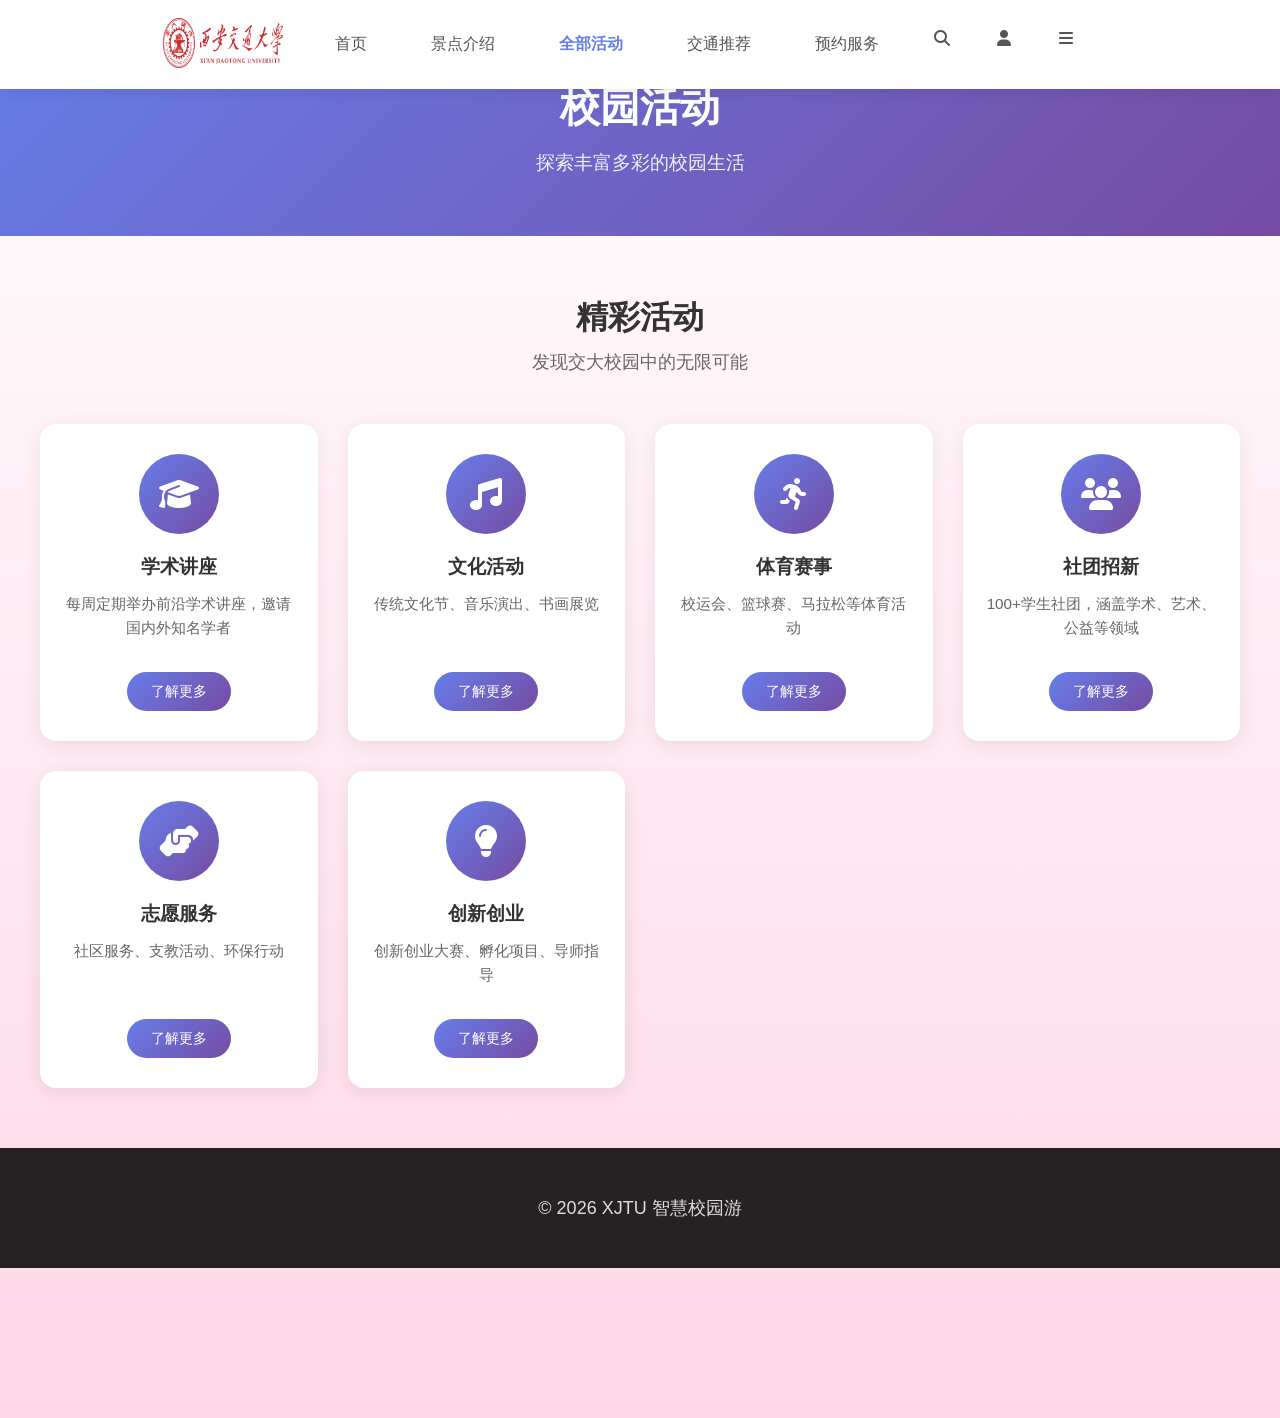
<file: activities.html>
<!DOCTYPE html>
<html lang="zh-CN">
<head>
    <meta charset="UTF-8">
    <meta name="viewport" content="width=device-width, initial-scale=1.0">
    <meta name="description" content="西安交通大学校园活动，包括学术讲座、文化活动、体育赛事、社团招新等丰富多彩的校园生活。">
    <title>XJTU智慧校园游 - 全部活动</title>
    <link rel="icon" type="image/png" href="images/logo.png">

    <!-- 高德地图安全配置（必须在 API 之前） -->
    <script type="text/javascript">
        window._AMapSecurityConfig = {
            securityJsCode: "9b47b403fdb0cb0385b6cce4c6cdf2b5",
        };
    </script>

    <!-- 高德地图 JS API -->
    <script src="https://webapi.amap.com/maps?v=2.0&key=c3671efe6405aa35284c356354f6ad81&plugin=AMap.Panorama"></script>
    <script src="https://webapi.amap.com/ui/1.1/main.js"></script>

    <!-- 字体图标 -->
    <link rel="stylesheet" href="https://cdnjs.cloudflare.com/ajax/libs/font-awesome/6.4.0/css/all.min.css">

    <!-- 样式 -->
    <link rel="stylesheet" href="css/style.css">

    <style>
        /* 全部活动页面样式 */
        .activities-hero {
            background: linear-gradient(135deg, #667eea 0%, #764ba2 100%);
            color: #fff;
            text-align: center;
            padding: 80px 20px 60px;
            margin-bottom: 60px;
            width: 100vw;
            margin-left: calc(-50vw + 50%);
        }

        .activities-hero h1 {
            font-size: 2.5em;
            margin: 0 0 15px 0;
            font-weight: 700;
        }

        .activities-hero p {
            font-size: 1.2em;
            opacity: 0.9;
            margin: 0;
        }

        .activities-container {
            width: 100%;
            padding: 0 40px 60px;
        }

        .section-title {
            text-align: center;
            margin-bottom: 50px;
        }

        .section-title h2 {
            font-size: 2em;
            color: #333;
            margin-bottom: 10px;
        }

        .section-title p {
            color: #666;
            font-size: 1.1em;
        }

        .activities-grid {
            display: grid;
            grid-template-columns: repeat(4, 1fr);
            gap: 30px;
        }

        .activity-card {
            background: #fff;
            border-radius: 16px;
            padding: 30px 20px;
            text-align: center;
            box-shadow: 0 4px 20px rgba(0, 0, 0, 0.08);
            transition: transform 0.3s ease, box-shadow 0.3s ease;
            cursor: pointer;
        }

        .activity-card:hover {
            transform: translateY(-8px);
            box-shadow: 0 8px 30px rgba(102, 126, 234, 0.2);
        }

        .activity-icon {
            width: 80px;
            height: 80px;
            margin: 0 auto 20px;
            border-radius: 50%;
            background: linear-gradient(135deg, #667eea 0%, #764ba2 100%);
            display: flex;
            align-items: center;
            justify-content: center;
            font-size: 32px;
            color: #fff;
        }

        .activity-card h3 {
            font-size: 1.2em;
            color: #333;
            margin-bottom: 12px;
        }

        .activity-card p {
            color: #666;
            font-size: 0.95em;
            line-height: 1.6;
            margin-bottom: 20px;
            min-height: 60px;
        }

        .activity-btn {
            display: inline-block;
            padding: 10px 24px;
            background: linear-gradient(135deg, #667eea 0%, #764ba2 100%);
            color: #fff;
            text-decoration: none;
            border-radius: 25px;
            font-size: 0.9em;
            transition: opacity 0.3s ease;
            border: none;
            cursor: pointer;
        }

        .activity-btn:hover {
            opacity: 0.9;
        }

        /* 响应式布局 */
        @media (max-width: 1024px) {
            .activities-grid {
                grid-template-columns: repeat(3, 1fr);
            }
        }

        @media (max-width: 768px) {
            .activities-hero h1 {
                font-size: 1.8em;
            }

            .activities-hero p {
                font-size: 1em;
            }

            .activities-container {
                padding-left: 15px;
                padding-right: 15px;
            }

            .activities-grid {
                grid-template-columns: repeat(2, 1fr);
                gap: 20px;
            }

            .activity-card {
                padding: 25px 15px;
            }

            .activity-icon {
                width: 70px;
                height: 70px;
                font-size: 28px;
            }
        }

        @media (max-width: 480px) {
            .activities-grid {
                grid-template-columns: 1fr;
            }
        }
    </style>
</head>
<body>
    <button id="myBtn" aria-label="返回顶部"><i class="fas fa-arrow-up"></i></button>

    <div class="flex">
        <!-- 导航栏 -->
        <div class="flex-container">
            <div class="logo">
                <a href="https://www.xjtu.edu.cn/" target="_blank"><img src="images/logo.png" class="logo" alt="西安交通大学"></a>
            </div>
            <ul>
                <div class="dropdown">
                    <a href="index.html" class="dropdown">首页</a>
                </div>
                <div class="dropdown">
                    <a href="landmarks.html" class="dropdown">景点介绍</a>
                </div>
                <div class="dropdown">
                    <a href="activities.html" class="dropdown" style="color:#667eea;font-weight:600;">全部活动</a>
                    <div class="dropdown-content">
                        <a href="activities.html">活动介绍</a>
                        <a href="activities.html">活动管理</a>
                        <a href="activities.html">活动剪影</a>
                    </div>
                </div>
                <div class="dropdown">
                    <a href="transport.html" class="dropdown">交通推荐</a>
                </div>
                <div class="dropdown">
                    <a href="https://zajdcl.xjtu.edu.cn/ucdtmas-h5/visit-index" class="dropdown" target="_blank">预约服务</a>
                    <div class="dropdown-content">
                        <a href="https://zajdcl.xjtu.edu.cn/ucdtmas-h5/visit-index" target="_blank">场馆预约</a>
                        <a href="https://zajdcl.xjtu.edu.cn/ucdtmas-h5/visit-index" target="_blank">参观申请</a>
                        <a href="https://zajdcl.xjtu.edu.cn/ucdtmas-h5/visit-index" target="_blank">服务预定</a>
                    </div>
                </div>
            </ul>
            <div class="dropdown">
                <i class="fas fa-search icon"></i>
            </div>
            <div class="dropdown">
                <i class="fas fa-user icon"></i>
            </div>
            <div class="dropdown">
                <i class="fas fa-bars icon"></i>
            </div>
        </div>

        <!-- 主要内容区域 -->
        <div class="flex">
            <!-- Hero 区域 -->
            <div class="activities-hero">
                <h1>校园活动</h1>
                <p>探索丰富多彩的校园生活</p>
            </div>

            <!-- 活动分类区域 -->
            <div class="activities-container">
                <div class="section-title">
                    <h2>精彩活动</h2>
                    <p>发现交大校园中的无限可能</p>
                </div>

                <div class="activities-grid">
                    <!-- 学术讲座 -->
                    <div class="activity-card">
                        <div class="activity-icon">
                            <i class="fas fa-graduation-cap"></i>
                        </div>
                        <h3>学术讲座</h3>
                        <p>每周定期举办前沿学术讲座，邀请国内外知名学者</p>
                        <button class="activity-btn" onclick="alert('学术讲座详情请关注学校教务处通知')">了解更多</button>
                    </div>

                    <!-- 文化活动 -->
                    <div class="activity-card">
                        <div class="activity-icon">
                            <i class="fas fa-music"></i>
                        </div>
                        <h3>文化活动</h3>
                        <p>传统文化节、音乐演出、书画展览</p>
                        <button class="activity-btn" onclick="alert('文化活动详情请关注校团委公告')">了解更多</button>
                    </div>

                    <!-- 体育赛事 -->
                    <div class="activity-card">
                        <div class="activity-icon">
                            <i class="fas fa-running"></i>
                        </div>
                        <h3>体育赛事</h3>
                        <p>校运会、篮球赛、马拉松等体育活动</p>
                        <button class="activity-btn" onclick="alert('体育赛事详情请关注体育部通知')">了解更多</button>
                    </div>

                    <!-- 社团招新 -->
                    <div class="activity-card">
                        <div class="activity-icon">
                            <i class="fas fa-users"></i>
                        </div>
                        <h3>社团招新</h3>
                        <p>100+学生社团，涵盖学术、艺术、公益等领域</p>
                        <button class="activity-btn" onclick="alert('社团招新信息请关注学生会公告')">了解更多</button>
                    </div>

                    <!-- 志愿服务 -->
                    <div class="activity-card">
                        <div class="activity-icon">
                            <i class="fas fa-hands-helping"></i>
                        </div>
                        <h3>志愿服务</h3>
                        <p>社区服务、支教活动、环保行动</p>
                        <button class="activity-btn" onclick="alert('志愿服务详情请关注青协公告')">了解更多</button>
                    </div>

                    <!-- 创新创业 -->
                    <div class="activity-card">
                        <div class="activity-icon">
                            <i class="fas fa-lightbulb"></i>
                        </div>
                        <h3>创新创业</h3>
                        <p>创新创业大赛、孵化项目、导师指导</p>
                        <button class="activity-btn" onclick="alert('创新创业详情请关注创新中心公告')">了解更多</button>
                    </div>
                </div>
            </div>

            <!-- 页脚 -->
            <div class="footer">
                <div class="p5">&copy; 2026 XJTU 智慧校园游</div>
            </div>
        </div>
    </div>

    <!-- 返回顶部按钮脚本 -->
    <script>
        var mybutton = document.getElementById("myBtn");
        window.onscroll = function() {
            if (document.body.scrollTop > 200 || document.documentElement.scrollTop > 200) {
                mybutton.style.display = "block";
            } else {
                mybutton.style.display = "none";
            }
        };
        mybutton.onclick = function() {
            document.body.scrollTop = 0;
            document.documentElement.scrollTop = 0;
        };
    </script>
</body>
</html>
</file>
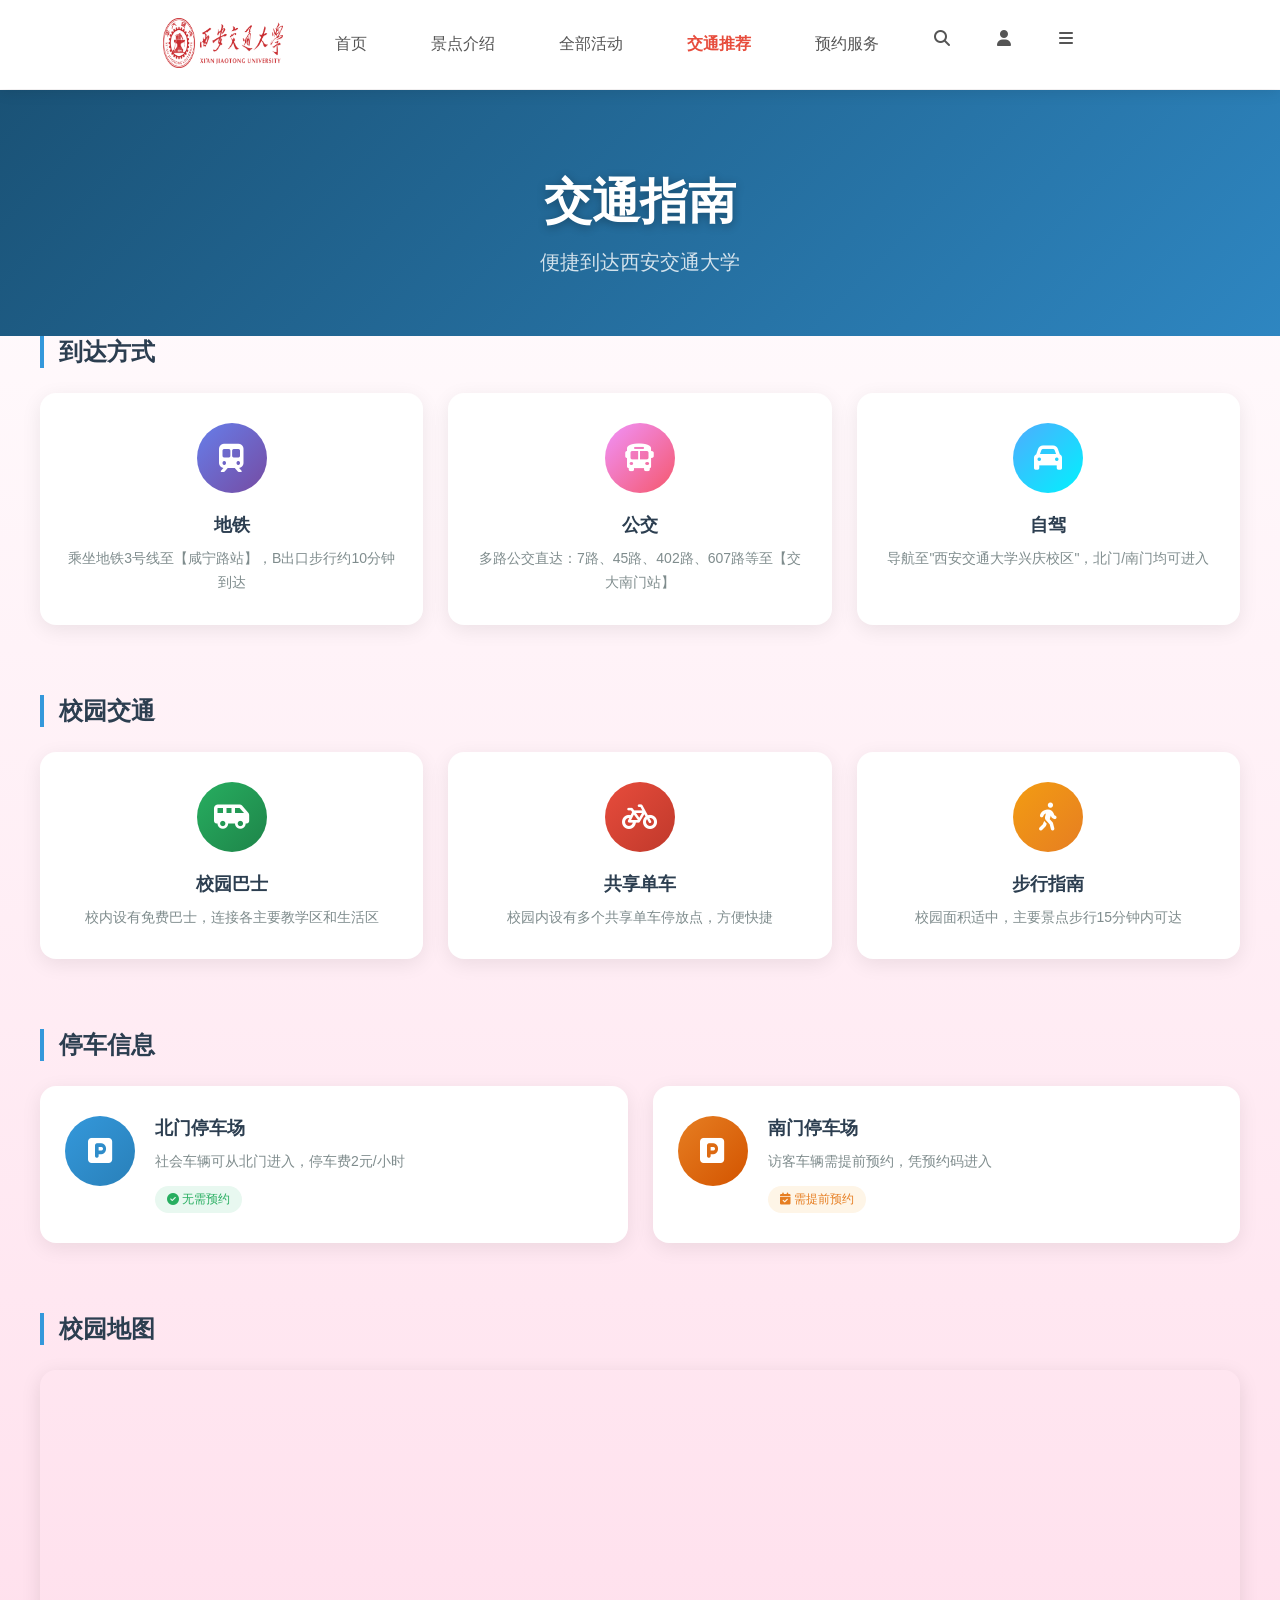
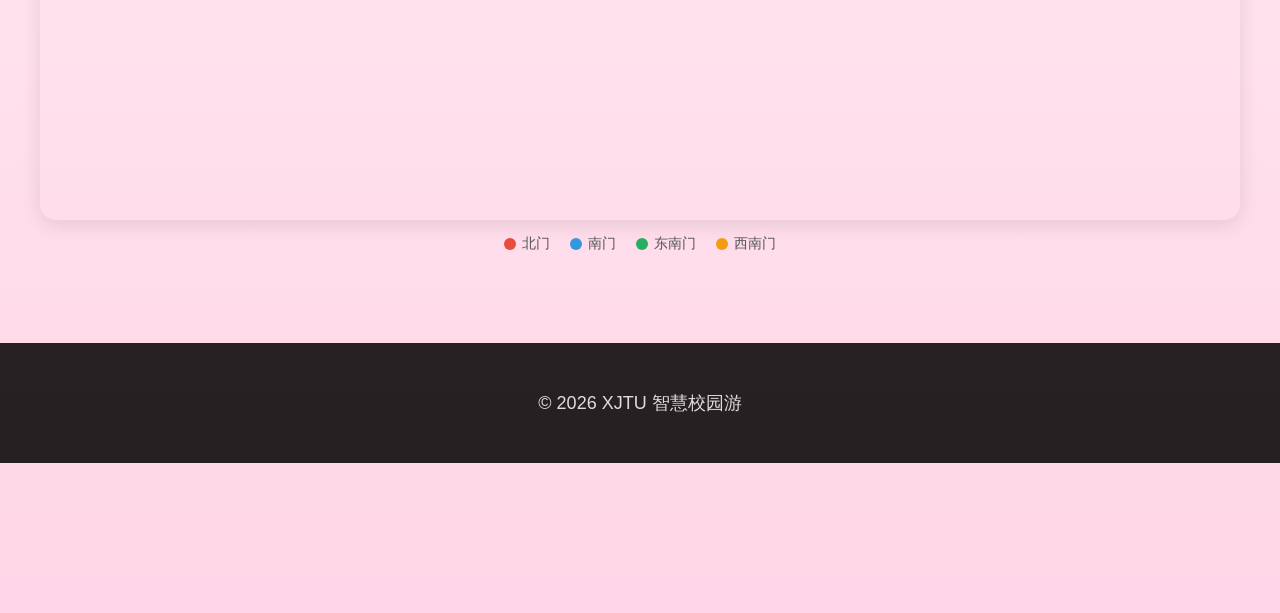
<file: transport.html>
<!DOCTYPE html>
<html lang="zh-CN">
<head>
    <meta charset="UTF-8">
    <meta name="viewport" content="width=device-width, initial-scale=1.0">
    <meta name="description" content="西安交通大学交通指南，提供地铁、公交、自驾等多种到达方式及校园内交通信息。">
    <title>XJTU智慧校园游 - 交通推荐</title>
    <link rel="icon" type="image/png" href="images/logo.png">

    <script type="text/javascript">
        window._AMapSecurityConfig = {
            securityJsCode: "9b47b403fdb0cb0385b6cce4c6cdf2b5",
        };
    </script>

    <script src="https://webapi.amap.com/maps?v=2.0&key=c3671efe6405aa35284c356354f6ad81"></script>
    <script src="https://webapi.amap.com/ui/1.1/main.js"></script>

    <link rel="stylesheet" href="https://cdnjs.cloudflare.com/ajax/libs/font-awesome/6.4.0/css/all.min.css">
    <link rel="stylesheet" href="css/style.css">

    <style>
        .transport-hero {
            margin-top: 90px;
            padding: 80px 40px 60px;
            text-align: center;
            background: linear-gradient(135deg, #1a5276, #2e86c1);
            border-radius: 0;
            width: 100vw;
            margin-left: calc(-50vw + 50%);
        }

        .transport-hero h1 {
            font-size: 48px;
            color: #fff;
            font-weight: bold;
            margin-bottom: 15px;
            text-shadow: 0 2px 10px rgba(0, 0, 0, 0.3);
        }

        .transport-hero p {
            font-size: 20px;
            color: rgba(255, 255, 255, 0.8);
        }

        .content-section {
            width: 100%;
            padding: 0 40px 50px;
        }

        .section-title {
            font-size: 24px;
            font-weight: bold;
            color: #2c3e50;
            margin-bottom: 25px;
            padding-left: 15px;
            border-left: 4px solid #3498db;
        }

        .card-grid {
            display: grid;
            grid-template-columns: repeat(3, 1fr);
            gap: 25px;
            margin-bottom: 20px;
        }

        .card-grid-2 {
            grid-template-columns: repeat(2, 1fr);
        }

        .info-card {
            background: #fff;
            border-radius: 16px;
            padding: 30px 25px;
            box-shadow: 0 5px 20px rgba(0, 0, 0, 0.08);
            transition: all 0.3s ease;
            text-align: center;
        }

        .info-card:hover {
            transform: translateY(-8px);
            box-shadow: 0 12px 30px rgba(0, 0, 0, 0.15);
        }

        .info-card-icon {
            width: 70px;
            height: 70px;
            margin: 0 auto 20px;
            border-radius: 50%;
            background: linear-gradient(135deg, #667eea, #764ba2);
            display: flex;
            align-items: center;
            justify-content: center;
            font-size: 28px;
            color: #fff;
        }

        .info-card:nth-child(2) .info-card-icon {
            background: linear-gradient(135deg, #f093fb, #f5576c);
        }

        .info-card:nth-child(3) .info-card-icon {
            background: linear-gradient(135deg, #4facfe, #00f2fe);
        }

        .info-card h3 {
            font-size: 18px;
            color: #2c3e50;
            margin-bottom: 10px;
        }

        .info-card p {
            font-size: 14px;
            color: #7f8c8d;
            line-height: 1.7;
        }

        .info-card-h {
            text-align: left;
            display: flex;
            gap: 20px;
            align-items: flex-start;
        }

        .info-card-h .info-card-icon {
            margin: 0;
            flex-shrink: 0;
        }

        .info-tag {
            display: inline-block;
            margin-top: 12px;
            padding: 5px 12px;
            border-radius: 20px;
            font-size: 12px;
            font-weight: 500;
        }

        .info-tag.green {
            background: #e8f8f0;
            color: #27ae60;
        }

        .info-tag.orange {
            background: #fef5e7;
            color: #e67e22;
        }

        #transport-map {
            width: 100%;
            height: 450px;
            border-radius: 16px;
            overflow: hidden;
            box-shadow: 0 5px 20px rgba(0, 0, 0, 0.1);
        }

        .map-legend {
            display: flex;
            gap: 20px;
            justify-content: center;
            margin-top: 15px;
        }

        .legend-item {
            display: flex;
            align-items: center;
            gap: 6px;
            font-size: 14px;
            color: #555;
        }

        .legend-dot {
            width: 12px;
            height: 12px;
            border-radius: 50%;
        }

        .legend-dot.north { background: #e74c3c; }
        .legend-dot.south { background: #3498db; }
        .legend-dot.se { background: #27ae60; }
        .legend-dot.sw { background: #f39c12; }

        .footer {
            display: flex;
            flex-direction: column;
            align-items: center;
            justify-content: center;
            background: rgba(0, 0, 0, 0.85);
            width: 100%;
            padding: 40px 0;
            margin-top: 40px;
        }

        .footer .p5 {
            font-size: 18px;
            color: #ddd;
            margin: 8px 0;
        }

        #myBtn {
            display: none;
            position: fixed;
            bottom: 30px;
            right: 30px;
            z-index: 99;
            width: 50px;
            height: 50px;
            border-radius: 50%;
            background: linear-gradient(to right, #ff9a9e, #fad0c4);
            color: white;
            border: none;
            cursor: pointer;
            box-shadow: 0 5px 15px rgba(0, 0, 0, 0.2);
            font-size: 20px;
        }

        @media (max-width: 768px) {
            .transport-hero {
                padding: 60px 20px 40px;
            }

            .transport-hero h1 {
                font-size: 32px;
            }

            .content-section {
                padding-left: 15px;
                padding-right: 15px;
            }

            .card-grid {
                grid-template-columns: 1fr;
            }

            .card-grid-2 {
                grid-template-columns: 1fr;
            }

            .info-card-h {
                flex-direction: column;
                text-align: center;
                align-items: center;
            }

            #transport-map {
                height: 300px;
            }
        }
    </style>
</head>
<body>
    <button id="myBtn" aria-label="返回顶部"><i class="fas fa-arrow-up"></i></button>

    <div class="flex">
        <!-- 导航栏 -->
        <div class="flex-container">
            <div class="logo">
                <a href="https://www.xjtu.edu.cn/" target="_blank"><img src="images/logo.png" class="logo" alt="西安交通大学"></a>
            </div>
            <ul>
                <div class="dropdown">
                    <a href="index.html" class="dropdown">首页</a>
                </div>
                <div class="dropdown">
                    <a href="landmarks.html" class="dropdown">景点介绍</a>
                </div>
                <div class="dropdown">
                    <a href="activities.html" class="dropdown">全部活动</a>
                </div>
                <div class="dropdown">
                    <a href="transport.html" class="dropdown" style="color:#e74c3c; font-weight:600;">交通推荐</a>
                </div>
                <div class="dropdown">
                    <a href="https://zajdcl.xjtu.edu.cn/ucdtmas-h5/visit-index" class="dropdown" target="_blank">预约服务</a>
                    <div class="dropdown-content">
                        <a href="https://zajdcl.xjtu.edu.cn/ucdtmas-h5/visit-index" target="_blank">场馆预约</a>
                        <a href="https://zajdcl.xjtu.edu.cn/ucdtmas-h5/visit-index" target="_blank">参观申请</a>
                        <a href="https://zajdcl.xjtu.edu.cn/ucdtmas-h5/visit-index" target="_blank">服务预定</a>
                    </div>
                </div>
            </ul>
            <div class="dropdown">
                <i class="fas fa-search icon" role="button" tabindex="0" aria-label="搜索"></i>
            </div>
            <div class="dropdown">
                <i class="fas fa-user icon" role="button" tabindex="0" aria-label="用户"></i>
            </div>
            <div class="dropdown">
                <i class="fas fa-bars icon" role="button" tabindex="0" aria-label="菜单"></i>
            </div>
        </div>

        <div class="flex">
            <!-- Hero -->
            <div class="transport-hero">
                <h1>交通指南</h1>
                <p>便捷到达西安交通大学</p>
            </div>

            <!-- 到达方式 -->
            <div class="content-section">
                <div class="section-title">到达方式</div>
                <div class="card-grid">
                    <div class="info-card">
                        <div class="info-card-icon"><i class="fas fa-subway"></i></div>
                        <h3>地铁</h3>
                        <p>乘坐地铁3号线至【咸宁路站】，B出口步行约10分钟到达</p>
                    </div>
                    <div class="info-card">
                        <div class="info-card-icon"><i class="fas fa-bus"></i></div>
                        <h3>公交</h3>
                        <p>多路公交直达：7路、45路、402路、607路等至【交大南门站】</p>
                    </div>
                    <div class="info-card">
                        <div class="info-card-icon"><i class="fas fa-car"></i></div>
                        <h3>自驾</h3>
                        <p>导航至"西安交通大学兴庆校区"，北门/南门均可进入</p>
                    </div>
                </div>
            </div>

            <!-- 校园交通 -->
            <div class="content-section">
                <div class="section-title">校园交通</div>
                <div class="card-grid">
                    <div class="info-card">
                        <div class="info-card-icon" style="background:linear-gradient(135deg,#27ae60,#1e8449);"><i class="fas fa-shuttle-van"></i></div>
                        <h3>校园巴士</h3>
                        <p>校内设有免费巴士，连接各主要教学区和生活区</p>
                    </div>
                    <div class="info-card">
                        <div class="info-card-icon" style="background:linear-gradient(135deg,#e74c3c,#c0392b);"><i class="fas fa-bicycle"></i></div>
                        <h3>共享单车</h3>
                        <p>校园内设有多个共享单车停放点，方便快捷</p>
                    </div>
                    <div class="info-card">
                        <div class="info-card-icon" style="background:linear-gradient(135deg,#f39c12,#e67e22);"><i class="fas fa-walking"></i></div>
                        <h3>步行指南</h3>
                        <p>校园面积适中，主要景点步行15分钟内可达</p>
                    </div>
                </div>
            </div>

            <!-- 停车信息 -->
            <div class="content-section">
                <div class="section-title">停车信息</div>
                <div class="card-grid card-grid-2">
                    <div class="info-card info-card-h">
                        <div class="info-card-icon" style="background:linear-gradient(135deg,#3498db,#2980b9);"><i class="fas fa-parking"></i></div>
                        <div>
                            <h3>北门停车场</h3>
                            <p>社会车辆可从北门进入，停车费2元/小时</p>
                            <span class="info-tag green"><i class="fas fa-check-circle"></i> 无需预约</span>
                        </div>
                    </div>
                    <div class="info-card info-card-h">
                        <div class="info-card-icon" style="background:linear-gradient(135deg,#e67e22,#d35400);"><i class="fas fa-parking"></i></div>
                        <div>
                            <h3>南门停车场</h3>
                            <p>访客车辆需提前预约，凭预约码进入</p>
                            <span class="info-tag orange"><i class="fas fa-calendar-check"></i> 需提前预约</span>
                        </div>
                    </div>
                </div>
            </div>

            <!-- 地图 -->
            <div class="content-section">
                <div class="section-title">校园地图</div>
                <div id="transport-map" aria-label="校园交通地图" role="application"></div>
                <div class="map-legend">
                    <div class="legend-item"><div class="legend-dot north"></div><span>北门</span></div>
                    <div class="legend-item"><div class="legend-dot south"></div><span>南门</span></div>
                    <div class="legend-item"><div class="legend-dot se"></div><span>东南门</span></div>
                    <div class="legend-item"><div class="legend-dot sw"></div><span>西南门</span></div>
                </div>
            </div>

            <!-- 页脚 -->
            <div class="footer">
                <div class="p5">&copy; 2026 XJTU 智慧校园游</div>
            </div>
        </div>
    </div>

    <script>
        window.addEventListener('scroll', function() {
            var btn = document.getElementById('myBtn');
            btn.style.display = window.pageYOffset > 300 ? 'block' : 'none';
        });
        document.getElementById('myBtn').addEventListener('click', function() {
            window.scrollTo({ top: 0, behavior: 'smooth' });
        });

        var map = new AMap.Map('transport-map', {
            resizeEnable: true,
            zoom: 15,
            center: [108.983715, 34.246162],
            mapStyle: 'amap://styles/b9dfe8aa66119f2e457dc8ad12c3538c'
        });

        var gates = [
            { name: '北门', pos: [108.983729, 34.250952], color: '#e74c3c' },
            { name: '南门', pos: [108.983849, 34.241577], color: '#3498db' },
            { name: '东南门', pos: [108.987500, 34.242800], color: '#27ae60' },
            { name: '西南门', pos: [108.980200, 34.242800], color: '#f39c12' }
        ];

        gates.forEach(function(g) {
            var marker = new AMap.Marker({
                position: g.pos,
                map: map,
                title: g.name,
                content: '<div style="background:' + g.color + ';color:white;padding:6px 12px;border-radius:20px;font-size:13px;font-weight:500;white-space:nowrap;box-shadow:0 2px 8px rgba(0,0,0,0.2);">' + g.name + '</div>',
                offset: new AMap.Pixel(-20, -10)
            });
        });

        map.setFitView();
    </script>
</body>
</html>
</file>
<file: css/style.css>
/* XJTU 智慧校园游 — 统一样式表 */

* {
    margin: 0;
    padding: 0;
    box-sizing: border-box;
}

body {
    width: 100%;
    min-height: 100vh;
    background: linear-gradient(to bottom, #ffffff, #ffd6e7);
    color: #333;
    position: relative;
    padding-bottom: 150px;
    font-family: 'Segoe UI', Tahoma, Geneva, Verdana, sans-serif;
    overflow-x: hidden;
}

/* 导航栏样式 */
.flex-container {
    z-index: 1000;
    display: flex;
    width: 100%;
    height: auto;
    justify-content: center;
    align-items: center;
    position: fixed;
    background-color: white;
    box-shadow: 0 2px 15px rgba(0, 0, 0, 0.1);
    padding: 10px 0;
}

ul {
    list-style-type: none;
    margin: 0;
    padding: 0;
    overflow: visible;
    display: flex;
}

.flex-logo {
    display: flex;
    z-index: 1000;
    position: relative;
    width: 200px;
    height: 80px;
    overflow: hidden;
}

.dropdown {
    z-index: 1000;
    position: relative;
    display: inline-block;
    color: #555;
    text-align: center;
    padding: 12px 16px;
    text-decoration: none;
    transition: all 0.3s ease;
}

.dropdown:hover {
    color: #e74c3c;
    transform: translateY(-3px);
}

.dropdown-content {
    display: none;
    position: absolute;
    background-color: #fff;
    min-width: 160px;
    box-shadow: 0px 8px 16px 0px rgba(0,0,0,0.2);
    border-radius: 8px;
    z-index: 1001;
    top: 100%;
    left: 0;
}

.dropdown-content a {
    color: #555;
    padding: 12px 16px;
    text-decoration: none;
    display: block;
    transition: all 0.2s;
}

.dropdown-content a:hover {
    background: linear-gradient(to right, #ff9a9e, #fad0c4);
    color: white;
    padding-left: 20px;
}

.dropdown:hover .dropdown-content {
    display: block;
}

.logo {
    width: 120px;
    height: 50px;
    position: relative;
    top: -1px;
    left: -10px;
    transition: all 0.5s;
}

.logo:hover {
    transform: scale(1.1);
}

.icon {
    width: 30px;
    height: 30px;
    transition: all 0.3s;
    color: #555;
}

.icon:hover {
    transform: scale(1.2);
    color: #e74c3c;
}

#myBtn {
    display: none;
    position: fixed;
    bottom: 30px;
    right: 30px;
    z-index: 999;
    width: 50px;
    height: 50px;
    border-radius: 50%;
    background: linear-gradient(to right, #ff9a9e, #fad0c4);
    color: white;
    border: none;
    cursor: pointer;
    box-shadow: 0 5px 15px rgba(0, 0, 0, 0.2);
    font-size: 20px;
}

.flex {
    display: flex;
    flex-direction: column;
    height: auto;
    width: auto;
    align-items: center;
}

.flex-item1 {
    display: flex;
    position: relative;
    width: 100%;
    height: auto;
    justify-content: center;
    margin-top: 90px;
    flex-wrap: wrap;
}

.flex-item {
    display: flex;
    position: relative;
    width: 300px;
    height: 500px;
    overflow: hidden;
    margin: 20px;
    border-radius: 15px;
    box-shadow: 0 10px 30px rgba(0, 0, 0, 0.2);
}

.flex-item .runimage {
    width: 900px;
    height: 500px;
    overflow: hidden;
    position: absolute;
    display: flex;
    animation: run 15s ease infinite;
}

.flex-item .runimage img {
    width: 300px;
    height: 500px;
    object-fit: cover;
}

@keyframes run {
    0%, 25% { transform: translateX(0); }
    30%, 55% { transform: translateX(-300px); }
    60%, 85% { transform: translateX(-600px); }
    100% { transform: translateX(0); }
}

.progress {
    position: absolute;
    height: 5px;
    width: 300px;
    background-color: #eee;
    bottom: 0;
    z-index: 100;
    border-radius: 0 0 15px 15px;
}

.progress-inner {
    position: absolute;
    z-index: 100;
    height: 5px;
    width: 300px;
    background: linear-gradient(to right, #ff9a9e, #fad0c4);
    animation: widen 5s infinite;
    border-radius: 0 0 15px 15px;
}

@keyframes widen {
    0% { width: 300px; }
    100% { width: 0; }
}

.main1 {
    width: 300px;
    height: 500px;
}

.flex-box1 {
    display: flex;
    position: relative;
    top: 200px;
    height: 593px;
    width: 100%;
    max-width: 1200px;
    background: linear-gradient(135deg, #2c3e50, #4a235a);
    background-size: contain;
    align-items: center;
    justify-content: center;
    flex-direction: column;
    border-radius: 20px;
    margin: 40px auto;
    padding: 20px;
    box-shadow: 0 15px 35px rgba(0, 0, 0, 0.3);
}

.biaoyu1 {
    display: flex;
    position: relative;
    align-items: center;
    font-family: 'Gill Sans', 'Gill Sans MT', Calibri, 'Trebuchet MS', sans-serif;
    color: #fff;
    font-size: 8vw;
    z-index: 3;
    animation: bigger 5s ease-in-out;
    text-shadow: 0 0 20px rgba(255, 255, 255, 0.3);
    margin-bottom: 20px;
}

.biaoyu1::after {
    display: none;
}

@keyframes bigger {
    0% { transform: scale(1); }
    50% { transform: scale(10); z-index: 1; }
    99% { transform: scale(0); opacity: 0; }
    100% { visibility: hidden; }
}

.biaoyu2 {
    display: flex;
    position: relative;
    align-items: center;
    font-family: 'Gill Sans', 'Gill Sans MT', Calibri, 'Trebuchet MS', sans-serif;
    color: #fff;
    font-size: 8vw;
    z-index: 3;
    animation: smaller 5s ease-in-out;
    text-shadow: 0 0 20px rgba(255, 255, 255, 0.3);
    margin-bottom: 40px;
}

@keyframes smaller {
    0% { transform: scale(10); }
    100% { transform: scale(1); z-index: 2; }
}

.flex-box2 {
    z-index: 2;
    display: flex;
    font-size: 17px;
    border: 1px solid rgba(255, 255, 255, 0.3);
    border-radius: 50px;
    width: 90%;
    max-width: 600px;
    height: auto;
    background: rgba(255, 255, 255, 0.15);
    -webkit-backdrop-filter: blur(10px);
    backdrop-filter: blur(10px);
    overflow: hidden;
}

.search-container {
    display: flex;
    width: 100%;
}

.search-input {
    flex: 1;
    padding: 15px 25px;
    font-size: 16px;
    border: none;
    background: transparent;
    color: white;
    outline: none;
}

.search-input::placeholder {
    color: rgba(255, 255, 255, 0.7);
}

form.example input[type=text] {
    padding: 10px;
    font-size: 17px;
    border: none;
    flex: 1;
    background: transparent;
    z-index: 1;
}

form.example button {
    z-index: 2;
    width: 60px;
    padding: 10px;
    background: transparent;
    font-size: 17px;
    border: none;
    border-radius: 30px;
    border-left: none;
    cursor: pointer;
}

.flex-item3 {
    display: flex;
    position: relative;
    width: auto;
    height: auto;
    top: 350px;
    align-items: center;
    justify-content: center;
    flex-wrap: wrap;
    max-width: 1200px;
    margin: 40px auto;
    gap: 25px;
}

.photo {
    width: 220px;
    height: 300px;
    border-radius: 15px;
    box-shadow: 0 10px 25px rgba(0, 0, 0, 0.2);
    transition: all 0.4s ease;
    position: relative;
    overflow: hidden;
}

.photo:hover {
    transform: translateY(-10px) scale(1.05);
    z-index: 20;
    box-shadow: 0 15px 35px rgba(0, 0, 0, 0.3);
}

.photo img {
    width: 100%;
    height: 100%;
    object-fit: cover;
    transition: transform 0.5s;
}

.photo:hover img {
    transform: scale(1.1);
}

.photo::before {
    content: "";
    position: absolute;
    top: 0;
    left: 0;
    right: 0;
    bottom: 0;
    background: linear-gradient(to bottom, transparent 60%, rgba(0, 0, 0, 0.7));
    z-index: 2;
}

.photo-label {
    position: absolute;
    bottom: 0;
    left: 0;
    width: 100%;
    padding: 15px;
    color: white;
    font-weight: 600;
    z-index: 3;
}

.photo1 { top: 50px; }
.photo2 { top: 100px; }
.photo3 { height: 350px; }
.photo4 { top: 80px; }
.photo5 { top: 130px; }

/* 地图部分 */
.map-section {
    position: relative;
    top: 600px;
    width: 90%;
    max-width: 1200px;
    min-height: 500px;
    height: 80vh;
    max-height: 900px;
    margin: 80px auto;
    border-radius: 20px;
    overflow: hidden;
    box-shadow: 0 15px 35px rgba(0, 0, 0, 0.2);
}

#container {
    width: 100%;
    height: 100%;
    border-radius: 20px;
}

.map-overlay {
    position: absolute;
    top: 20px;
    left: 20px;
    z-index: 10;
    width: 260px;
    max-height: calc(100% - 40px);
    overflow-y: auto;
    background: rgba(255, 255, 255, 0.95);
    border-radius: 15px;
    padding: 20px;
    box-shadow: 0 5px 15px rgba(0, 0, 0, 0.1);
}

.map-controls {
    display: flex;
    flex-direction: column;
    gap: 10px;
    margin-top: 15px;
}

.map-btn {
    padding: 12px 15px;
    background: linear-gradient(to right, #3498db, #2c3e50);
    color: white;
    border: none;
    border-radius: 8px;
    cursor: pointer;
    transition: all 0.3s;
    font-weight: 500;
    display: flex;
    align-items: center;
    justify-content: center;
    gap: 8px;
}

.map-btn:hover {
    transform: translateY(-2px);
    box-shadow: 0 5px 10px rgba(0, 0, 0, 0.1);
}

.search-results {
    max-height: 200px;
    overflow-y: auto;
    margin-top: 15px;
    border-top: 1px solid #eee;
    padding-top: 15px;
}

.result-item {
    padding: 10px;
    border-bottom: 1px solid #eee;
    cursor: pointer;
    transition: all 0.2s;
}

.result-item:hover {
    background-color: #f9f9f9;
    padding-left: 15px;
}

.result-item h4 {
    color: #2c3e50;
    margin-bottom: 5px;
}

.result-item p {
    color: #7f8c8d;
    font-size: 14px;
}

.info-title {
    font-size: 18px;
    color: #2c3e50;
    margin-bottom: 15px;
    padding-bottom: 10px;
    border-bottom: 1px solid #eee;
}

.lnglat {
    color: #e74c3c;
    font-weight: 500;
    font-family: monospace;
}

.footer {
    display: flex;
    height: auto;
    flex-direction: column;
    align-items: center;
    justify-content: center;
    background: rgba(0, 0, 0, 0.85);
    width: 100%;
    padding: 40px 0;
    margin-top: auto;
}

.p5 {
    display: flex;
    font-size: 18px;
    color: #ddd;
    margin: 8px 0;
}

/* 自定义信息窗体样式 */
.content-window-card {
    position: relative;
    box-shadow: none;
    bottom: 0;
    left: 0;
    width: auto;
    padding: 0;
}

.content-window-card p {
    height: 2rem;
}

.custom-info {
    border: solid 1px silver;
    border-radius: 8px;
    box-shadow: 0 5px 15px rgba(0, 0, 0, 0.2);
}

div.info-top {
    position: relative;
    background: none repeat scroll 0 0 #F9F9F9;
    border-bottom: 1px solid #CCC;
    border-radius: 5px 5px 0 0;
    padding: 10px;
    background: linear-gradient(to right, #3498db, #2c3e50);
    color: white;
}

div.info-top div {
    display: inline-block;
    color: white;
    font-size: 16px;
    font-weight: bold;
    line-height: 31px;
    padding: 0 10px;
}

div.info-top img {
    position: absolute;
    top: 10px;
    right: 10px;
    transition-duration: 0.25s;
    width: 20px;
    height: 20px;
    cursor: pointer;
}

div.info-top img:hover {
    transform: scale(1.1);
}

div.info-middle {
    font-size: 14px;
    padding: 15px;
    line-height: 24px;
    background: white;
    color: #333;
}

div.info-bottom {
    height: auto;
    width: 100%;
    clear: both;
    text-align: center;
}

div.info-bottom img {
    position: relative;
    z-index: 104;
}

.info-middle img {
    float: left;
    margin-right: 10px;
    border-radius: 4px;
    width: 80px;
    height: 60px;
    object-fit: cover;
}

.info-feature {
    display: flex;
    flex-wrap: wrap;
    gap: 5px;
    margin: 10px 0;
}

.feature-tag {
    background: #f1f1f1;
    padding: 4px 8px;
    border-radius: 20px;
    font-size: 12px;
    color: #555;
}

.info-link {
    display: inline-block;
    margin-top: 10px;
    padding: 6px 12px;
    background: #3498db;
    color: white;
    border-radius: 4px;
    text-decoration: none;
    font-size: 14px;
}

.info-link:hover {
    background: #2980b9;
}

/* 天气面板 */
.weather-panel {
    background: white;
    border-radius: 12px;
    padding: 15px;
    margin-bottom: 15px;
    box-shadow: 0 2px 10px rgba(0, 0, 0, 0.1);
}

.weather-header {
    display: flex;
    justify-content: space-between;
    align-items: center;
    margin-bottom: 10px;
}

.weather-title {
    font-size: 16px;
    font-weight: bold;
    color: #2c3e50;
}

.weather-refresh {
    background: none;
    border: none;
    cursor: pointer;
    color: #3498db;
    font-size: 14px;
    transition: transform 0.3s;
}

.weather-refresh.refreshing {
    animation: spin 1s linear infinite;
}

@keyframes spin {
    from { transform: rotate(0deg); }
    to { transform: rotate(360deg); }
}

.weather-refresh:hover {
    transform: rotate(180deg);
}

.weather-current {
    display: flex;
    align-items: center;
    gap: 15px;
    margin-bottom: 10px;
}

.weather-icon {
    font-size: 36px;
    color: #f39c12;
}

.weather-temp {
    font-size: 28px;
    font-weight: bold;
    color: #2c3e50;
}

.weather-details {
    flex: 1;
}

.weather-desc {
    font-size: 14px;
    color: #7f8c8d;
    margin-bottom: 5px;
}

.weather-info {
    display: flex;
    gap: 15px;
}

.weather-info-item {
    font-size: 12px;
    color: #7f8c8d;
    display: flex;
    align-items: center;
    gap: 4px;
}

.weather-forecast {
    display: flex;
    justify-content: space-between;
    border-top: 1px solid #eee;
    padding-top: 10px;
}

.forecast-item {
    text-align: center;
    flex: 1;
}

.forecast-day {
    font-size: 12px;
    color: #7f8c8d;
    margin-bottom: 4px;
}

.forecast-icon {
    font-size: 18px;
    color: #f39c12;
    margin-bottom: 4px;
}

.forecast-temp {
    font-size: 12px;
    color: #2c3e50;
}

/* Coze智能体样式 */
#coze-assistant-btn {
    position: fixed;
    bottom: 100px;
    right: 30px;
    width: 60px;
    height: 60px;
    border-radius: 50%;
    background: linear-gradient(135deg, #ff6b6b, #ff8e53);
    display: flex;
    align-items: center;
    justify-content: center;
    color: white;
    font-size: 24px;
    cursor: pointer;
    z-index: 1000;
    box-shadow: 0 5px 15px rgba(0, 0, 0, 0.2);
    transition: all 0.3s ease;
}

#coze-assistant-btn:hover {
    transform: scale(1.1);
    box-shadow: 0 8px 20px rgba(0, 0, 0, 0.3);
}

#coze-assistant-btn.coze-active {
    background: linear-gradient(135deg, #3498db, #2c3e50);
}

.coze-assistant-label {
    position: absolute;
    bottom: -25px;
    left: 50%;
    transform: translateX(-50%);
    background: #2c3e50;
    color: white;
    padding: 4px 8px;
    border-radius: 4px;
    font-size: 12px;
    white-space: nowrap;
    opacity: 0;
    transition: opacity 0.3s;
    pointer-events: none;
}

#coze-assistant-btn:hover .coze-assistant-label {
    opacity: 1;
}

/* 分类标签 */
.category-bar {
    display: flex;
    flex-wrap: wrap;
    gap: 6px;
    padding: 10px 0;
    margin-bottom: 10px;
}

.category-tag {
    padding: 5px 10px;
    border-radius: 15px;
    border: 1px solid #ddd;
    background: white;
    color: #555;
    cursor: pointer;
    white-space: nowrap;
    transition: all 0.3s;
    font-size: 12px;
}

.category-tag:hover,
.category-tag.active {
    background: linear-gradient(to right, #3498db, #2c3e50);
    color: white;
    border-color: transparent;
}

/* 校园历史时间线 */
.timeline-panel {
    background: white;
    border-radius: 12px;
    padding: 12px 15px;
    margin-bottom: 15px;
    box-shadow: 0 2px 10px rgba(0, 0, 0, 0.1);
}

.timeline-title {
    font-size: 14px;
    font-weight: bold;
    color: #2c3e50;
    margin-bottom: 10px;
    display: flex;
    align-items: center;
    gap: 6px;
}

.timeline-track {
    display: flex;
    align-items: flex-start;
    gap: 0;
    overflow-x: auto;
    padding: 8px 0 4px;
    position: relative;
}

.timeline-track::before {
    content: '';
    position: absolute;
    top: 18px;
    left: 0;
    right: 0;
    height: 2px;
    background: linear-gradient(to right, #3498db, #2c3e50);
}

.timeline-node {
    display: flex;
    flex-direction: column;
    align-items: center;
    min-width: 80px;
    cursor: pointer;
    position: relative;
    z-index: 1;
    transition: transform 0.3s;
}

.timeline-node:hover {
    transform: translateY(-3px);
}

.timeline-dot {
    width: 12px;
    height: 12px;
    border-radius: 50%;
    background: #3498db;
    border: 2px solid white;
    box-shadow: 0 2px 6px rgba(52, 152, 219, 0.4);
    margin-bottom: 6px;
    transition: all 0.3s;
}

.timeline-node:hover .timeline-dot,
.timeline-node.active .timeline-dot {
    background: #e74c3c;
    transform: scale(1.3);
    box-shadow: 0 2px 10px rgba(231, 76, 60, 0.5);
}

.timeline-year {
    font-size: 12px;
    font-weight: bold;
    color: #2c3e50;
    margin-bottom: 2px;
}

.timeline-label {
    font-size: 10px;
    color: #7f8c8d;
    text-align: center;
    max-width: 80px;
    line-height: 1.3;
}

/* 景点详情面板 */
.landmark-detail {
    background: white;
    border-radius: 12px;
    padding: 20px;
    box-shadow: 0 5px 20px rgba(0, 0, 0, 0.15);
}

.landmark-detail-header {
    display: flex;
    justify-content: space-between;
    align-items: start;
    margin-bottom: 15px;
}

.landmark-detail-title {
    font-size: 20px;
    font-weight: bold;
    color: #2c3e50;
}

.landmark-detail-category {
    padding: 4px 10px;
    border-radius: 12px;
    background: #ecf0f1;
    color: #7f8c8d;
    font-size: 12px;
}

.landmark-detail-desc {
    font-size: 14px;
    color: #555;
    line-height: 1.8;
    margin-bottom: 15px;
}

.landmark-detail-history {
    background: #f8f9fa;
    border-radius: 8px;
    padding: 15px;
    margin-bottom: 15px;
    border-left: 3px solid #3498db;
}

.landmark-detail-history h4 {
    font-size: 14px;
    color: #2c3e50;
    margin-bottom: 8px;
}

.landmark-detail-history p {
    font-size: 13px;
    color: #666;
    line-height: 1.6;
}

.landmark-detail-tips {
    background: #fff3cd;
    border-radius: 8px;
    padding: 15px;
    margin-bottom: 15px;
}

.landmark-detail-tips h4 {
    font-size: 14px;
    color: #856404;
    margin-bottom: 8px;
}

.landmark-detail-tips p {
    font-size: 13px;
    color: #856404;
    line-height: 1.6;
}

.landmark-detail-actions {
    display: flex;
    gap: 10px;
    margin-top: 15px;
}

.landmark-action-btn {
    flex: 1;
    padding: 12px;
    border-radius: 8px;
    border: none;
    cursor: pointer;
    font-size: 14px;
    font-weight: 500;
    transition: all 0.3s;
    display: flex;
    align-items: center;
    justify-content: center;
    gap: 6px;
}

.landmark-action-btn.primary {
    background: linear-gradient(to right, #3498db, #2c3e50);
    color: white;
}

.landmark-action-btn.secondary {
    background: #f8f9fa;
    color: #2c3e50;
    border: 1px solid #ddd;
}

.landmark-action-btn:hover {
    transform: translateY(-2px);
    box-shadow: 0 4px 12px rgba(0, 0, 0, 0.15);
}

/* 减少动画偏好 */
@media (prefers-reduced-motion: reduce) {
    *, *::before, *::after {
        animation-duration: 0.01ms !important;
        animation-iteration-count: 1 !important;
        transition-duration: 0.01ms !important;
    }
}

/* 响应式设计 */
@media (max-width: 1024px) {
    .photo1, .photo2, .photo4, .photo5 {
        top: 30px;
    }
}

@media (max-width: 768px) {
    .flex-container {
        flex-direction: column;
        padding: 15px 0;
    }

    ul {
        margin-top: 15px;
        flex-wrap: wrap;
        justify-content: center;
    }

    .flex-item {
        margin: 15px;
        width: 280px;
        height: 450px;
    }

    .flex-item .runimage {
        height: 450px;
        width: 840px;
    }

    .flex-item .runimage img {
        height: 450px;
        width: 280px;
    }

    .progress, .progress-inner {
        width: 280px;
    }

    .biaoyu1, .biaoyu2 {
        font-size: 12vw;
    }

    .photo {
        width: 280px;
        height: 350px;
    }

    .photo1, .photo2, .photo3, .photo4, .photo5 {
        top: 0;
    }

    .map-section {
        top: 600px;
        height: 500px;
    }

    .map-overlay {
        width: 90%;
        left: 5%;
        top: 10px;
        max-height: 400px;
        overflow-y: auto;
        padding: 15px;
    }

    .content-window-card {
        max-width: 300px;
    }

    #coze-assistant-btn {
        bottom: 90px;
        right: 20px;
        width: 50px;
        height: 50px;
        font-size: 20px;
    }

    .category-bar {
        padding: 8px 0;
    }

    .category-tag {
        padding: 4px 8px;
        font-size: 11px;
    }

    .landmark-detail-actions {
        flex-direction: column;
    }

    .landmark-detail {
        padding: 15px;
    }

    .landmark-detail-title {
        font-size: 18px;
    }

    .timeline-track {
        gap: 0;
    }

    .timeline-node {
        min-width: 65px;
    }

    .timeline-label {
        font-size: 9px;
    }

    .footer {
        padding: 30px 0;
    }

    .p5 {
        font-size: 14px;
    }
}

@media (max-width: 480px) {
    .flex-item {
        width: 260px;
        height: 400px;
    }

    .flex-item .runimage {
        height: 400px;
        width: 780px;
    }

    .flex-item .runimage img {
        height: 400px;
        width: 260px;
    }

    .progress, .progress-inner {
        width: 260px;
    }

    .photo {
        width: 240px;
        height: 300px;
    }

    .map-section {
        height: 450px;
    }

    .weather-current {
        flex-wrap: wrap;
    }
}
</file>
